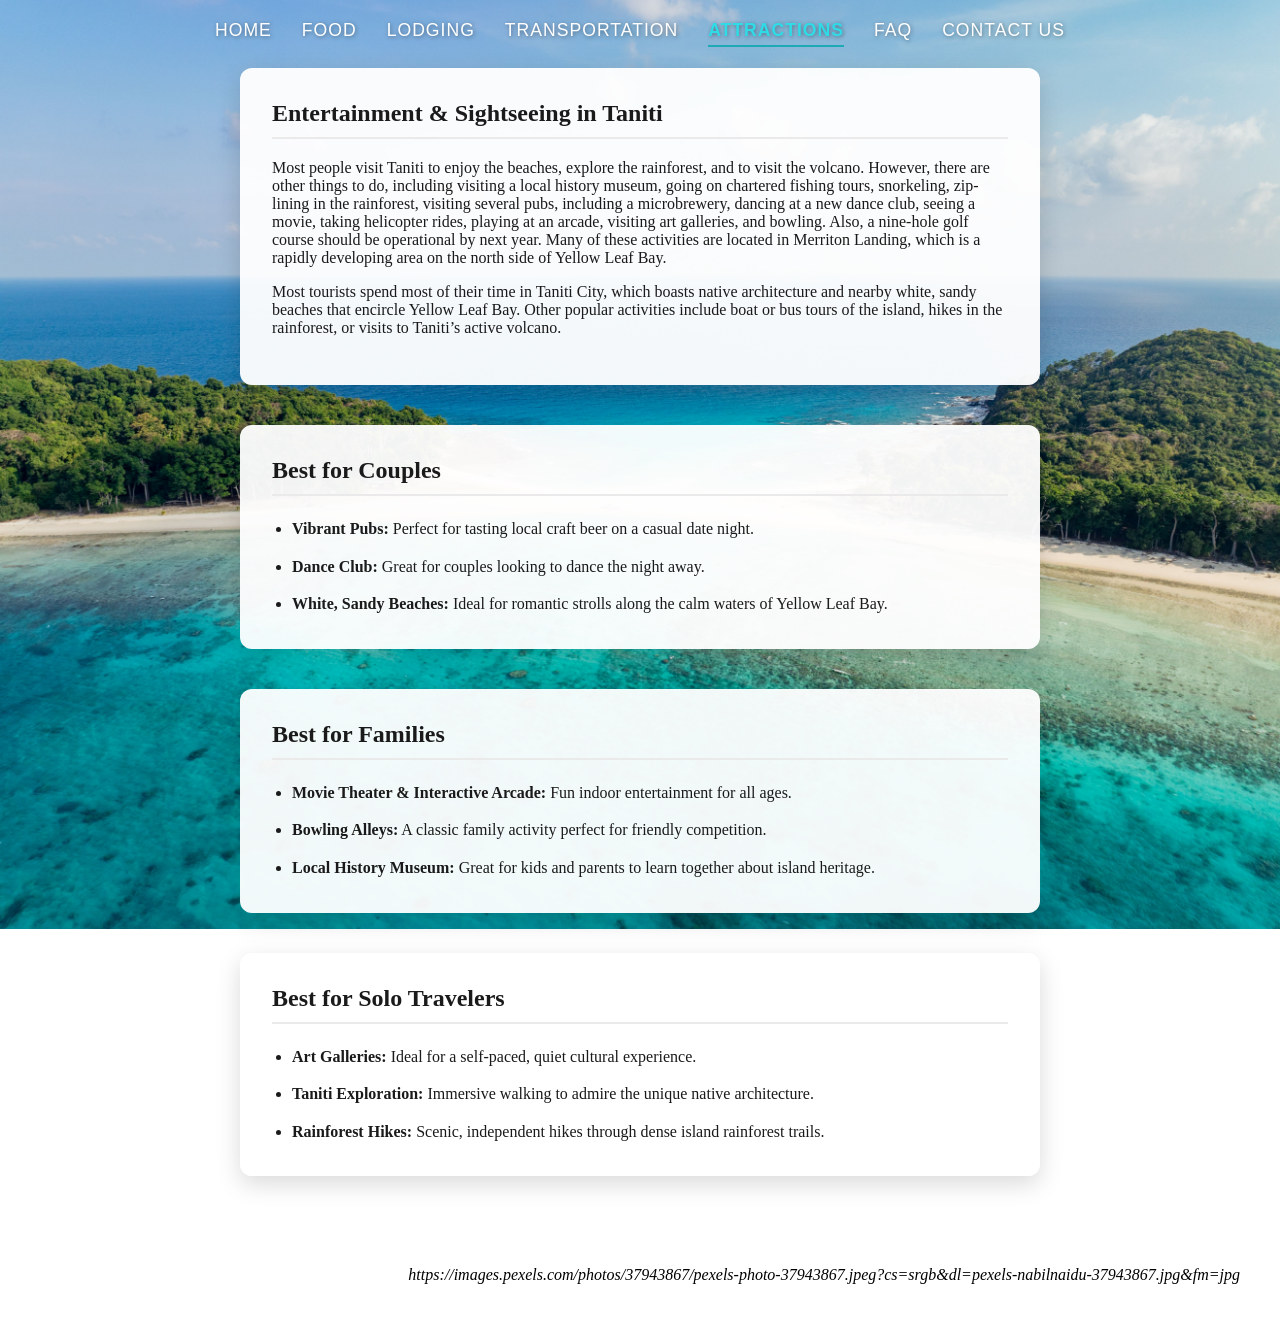
<file: attractions.html>
<!DOCTYPE html>
<html>
    <head>
        <meta charset="UTF-8">
        <title>Attractions</title>
        <link rel="stylesheet" href="stylesheet.css">
    <style>

        </style>
    </head>
    <body>
        <nav class="navbar">
            <ul class="navlinks">
                <li><a href="index.html">Home</a></li>
                <li><a href="food.html">Food</a></li>
                <li><a href="lodging.html">Lodging</a></li>
                <li><a href="transportation.html">Transportation</a></li>
                <li><a href="attractions.html" class="active">Attractions</a></li>
                <li><a href="faq.html">FAQ</a></li>
                <li><a href="contact.html">Contact Us</a></li>
            </ul>
        </nav>

        <main class="contentcontainer">
            <div class="content">
                <section class="info">
                    <h2>Entertainment & Sightseeing in Taniti</h2>
                    <p>Most people visit Taniti to enjoy the beaches, explore the rainforest, and to visit the volcano. However, there are other things to do, including visiting a local history museum, going on chartered fishing tours, snorkeling, zip-lining in the rainforest, visiting several pubs, including a microbrewery, dancing at a new dance club, seeing a movie, taking helicopter rides, playing at an arcade, visiting art galleries, and bowling. Also, a nine-hole golf course should be operational by next year. Many of these activities are located in Merriton Landing, which is a rapidly developing area on the north side of Yellow Leaf Bay. </p>
                    <p>Most tourists spend most of their time in Taniti City, which boasts native architecture and nearby white, sandy beaches that encircle Yellow Leaf Bay. Other popular activities include boat or bus tours of the island, hikes in the rainforest, or visits to Taniti’s active volcano.</p>
                </section>
                
                <section class="info">
                    <h2>Best for Couples</h2>
                    <ul class="attractionslist">
                        <li><strong>Vibrant Pubs:</strong> Perfect for tasting local craft beer on a casual date night.</li>
                        <li><strong>Dance Club:</strong> Great for couples looking to dance the night away.</li>
                        <li><strong>White, Sandy Beaches:</strong> Ideal for romantic strolls along the calm waters of Yellow Leaf Bay.</li>
                    </ul>
                </section>

                <section class="info">
                    <h2>Best for Families</h2>                    
                    <ul class="attractionslist">
                        <li><strong>Movie Theater & Interactive Arcade:</strong> Fun indoor entertainment for all ages.</li>
                        <li><strong>Bowling Alleys:</strong> A classic family activity perfect for friendly competition.</li>
                        <li><strong>Local History Museum:</strong> Great for kids and parents to learn together about island heritage.</li>
                    </ul>
                </section>

                <section class="info">
                    <h2>Best for Solo Travelers</h2>
                    <ul class="attractionslist">
                        <li><strong>Art Galleries:</strong> Ideal for a self-paced, quiet cultural experience.</li>
                        <li><strong>Taniti Exploration:</strong> Immersive walking to admire the unique native architecture.</li>
                        <li><strong>Rainforest Hikes:</strong> Scenic, independent hikes through dense island rainforest trails.</li>
                    </ul>
                </section>
            </div>
        </main>
    </body>

    <footer class="footer">
        <div class="footerinfo">
            <p class="copyright">&copy; 2026 Taniti. All rights reserved.</p>
                <ul class="footerlinks">
                    <li><a href="faq.html">FAQ</a></li>
                    <li><a href="contact.html">Contact Us</a></li>
                    <li><cite>https://images.pexels.com/photos/37943867/pexels-photo-37943867.jpeg?cs=srgb&dl=pexels-nabilnaidu-37943867.jpg&fm=jpg</cite></li>
                </ul>
        </div>
    </footer>

</html>
</file>
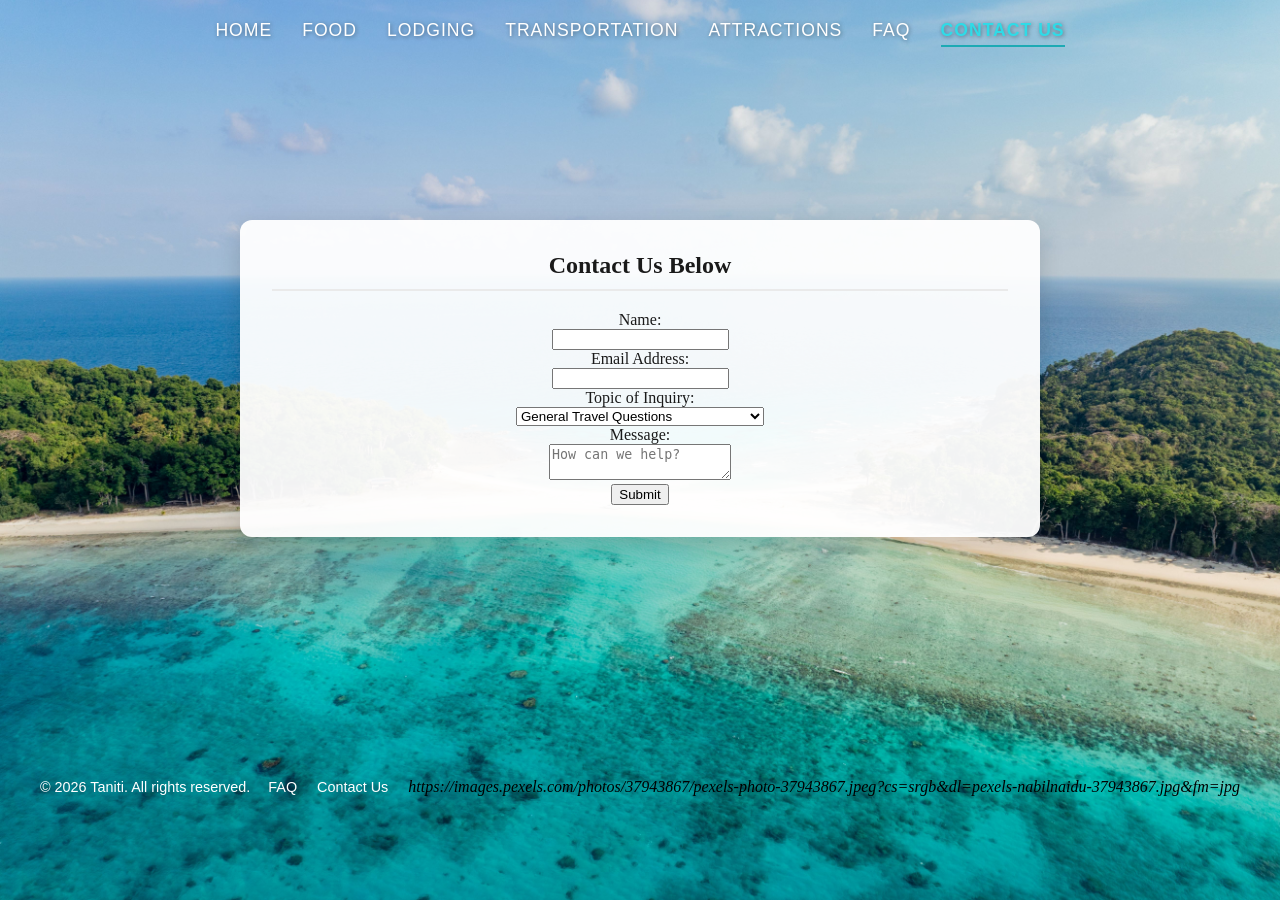
<file: contact.html>
<!DOCTYPE html>
<html>
  <head>
    <meta charset="UTF-8">
    <title>Contact Us</title>
    <link rel="stylesheet" href="stylesheet.css">
  </head>

    <nav class="navbar">
        <ul class="navlinks">
            <li><a href="index.html">Home</a></li>
            <li><a href="food.html">Food</a></li>
            <li><a href="lodging.html">Lodging</a></li>
            <li><a href="transportation.html">Transportation</a></li>
            <li><a href="attractions.html">Attractions</a></li>
            <li><a href="faq.html">FAQ</a></li>
            <li><a href="contact.html" class="active">Contact Us</a></li>
        </ul>
    </nav>
  <body>
  <main class="contentcontainer">
    <div class="content">
        <section class="info">

          <div class="form" style="text-align: center;">
            <form id="contact" method="POST">
                <h2>Contact Us Below</h2>
                <label for="name">Name:</label><br>
                <input type="text" id="name" name="name" required><br>
                <label for="email">Email Address:</label><br>
                <input type="text" id="email" name="email" required><br>
                <label for="subject">Topic of Inquiry:</label><br>
                <select id="subject" name="subject">
                  <option value="general">General Travel Questions</option>
                  <option value="lodging">Lodging & Bookings Questions</option>
                  <option value="attractions">Attractions & Entertainment Questions</option>
                  <option value="transit">Transportation Questions</option>
                </select><br>
                <label for="message">Message:</label><br>
                <textarea id="message" name="message" placeholder="How can we help?" required></textarea><br>
                <input type="submit" value="Submit">
            </form>
          </div>
        </section>
    </div>
  </main>
</body>
    <footer class="footer">
        <div class="footerinfo">
            <p class="copyright">&copy; 2026 Taniti. All rights reserved.</p>
                <ul class="footerlinks">
                    <li><a href="faq.html">FAQ</a></li>
                    <li><a href="contact.html">Contact Us</a></li>
                    <li><cite>https://images.pexels.com/photos/37943867/pexels-photo-37943867.jpeg?cs=srgb&dl=pexels-nabilnaidu-37943867.jpg&fm=jpg</cite></li>
                </ul>
        </div>
    </footer>

</html>
</file>
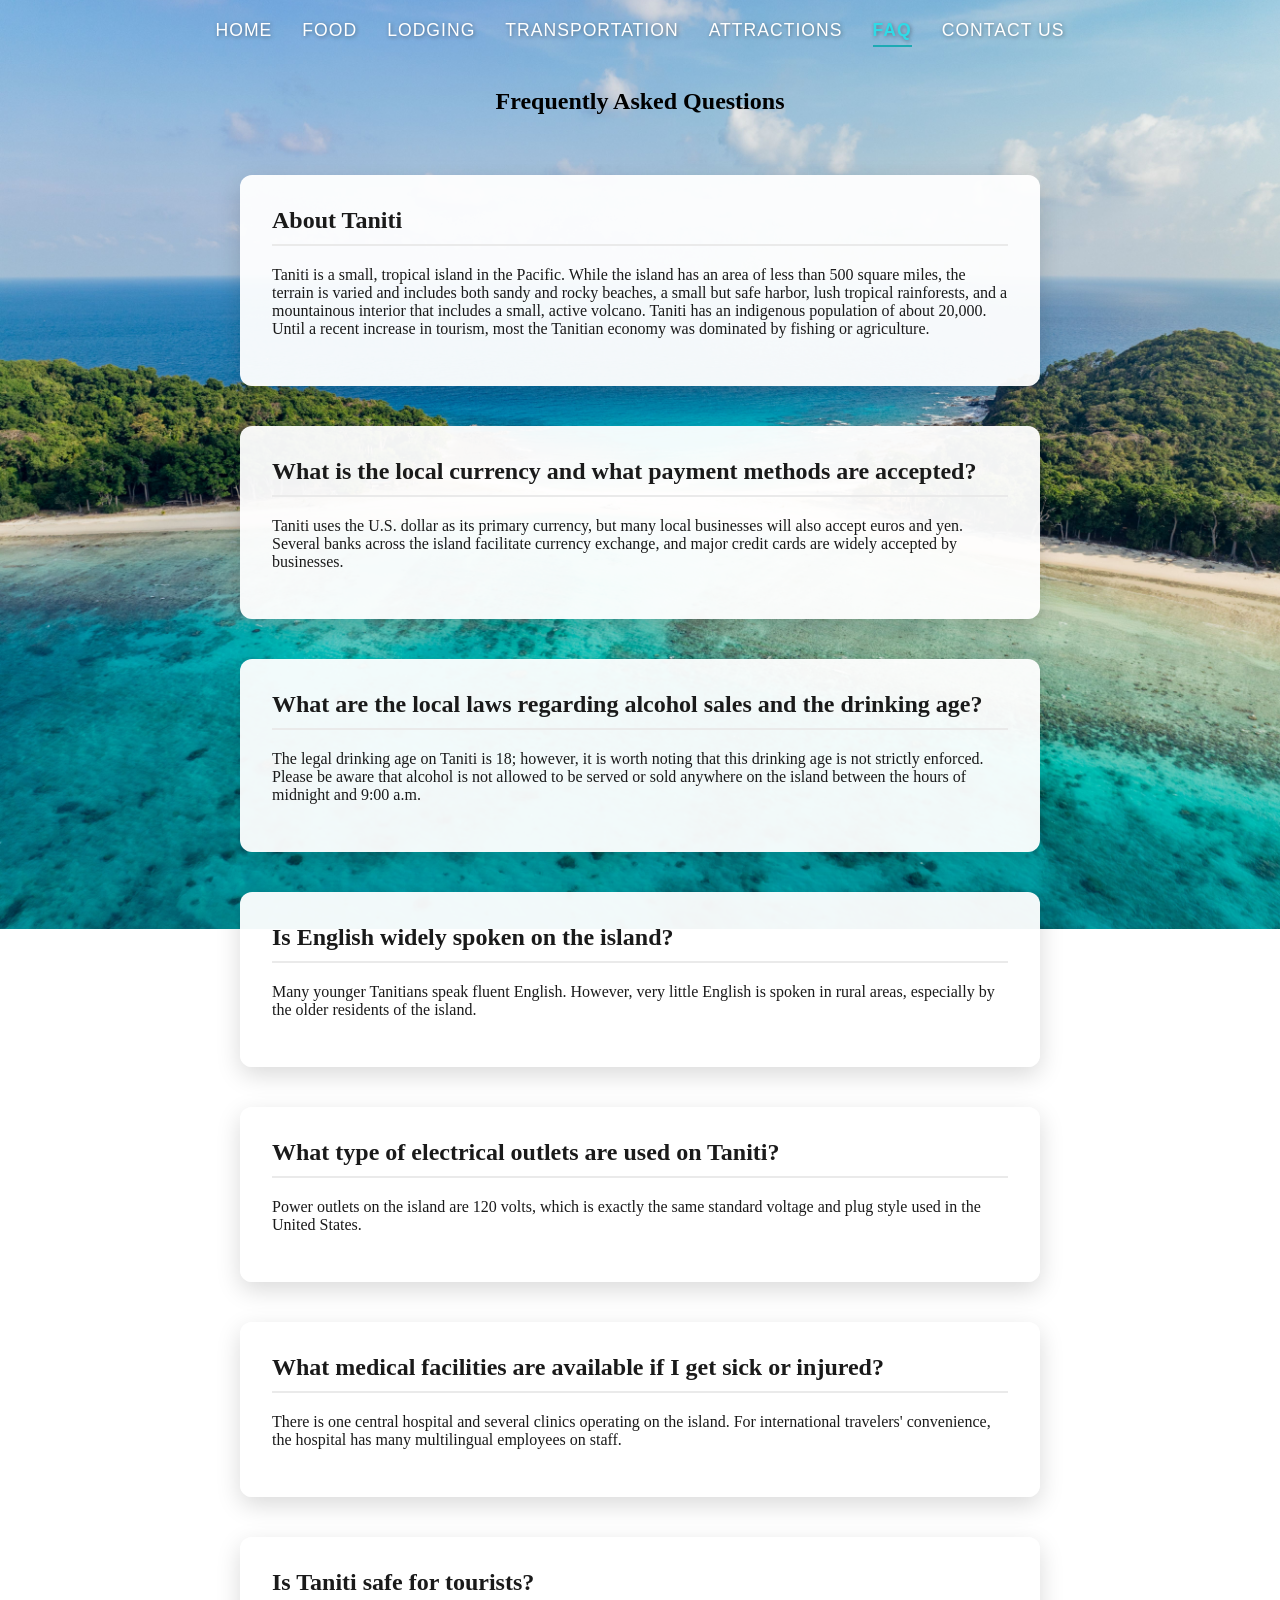
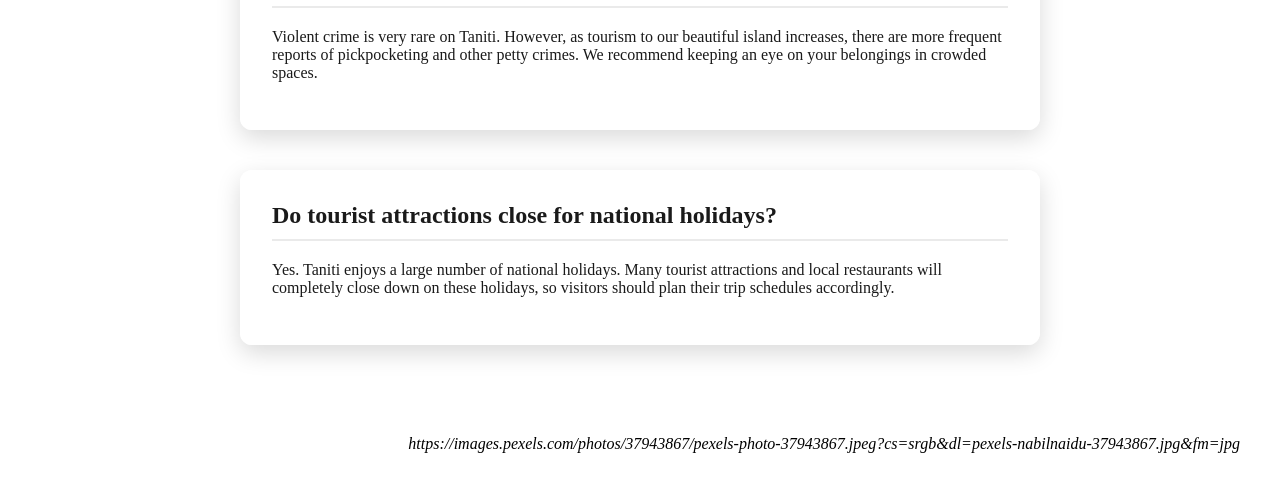
<file: faq.html>
<!DOCTYPE html>
<html>
  <head>
    <meta charset="UTF-8">
    <title>Frequently Asked Questions</title>
    <link rel="stylesheet" href="stylesheet.css">
  </head>
  <body>

    <nav class="navbar">
        <ul class="navlinks">
            <li><a href="index.html">Home</a></li>
            <li><a href="food.html">Food</a></li>
            <li><a href="lodging.html">Lodging</a></li>
            <li><a href="transportation.html">Transportation</a></li>
            <li><a href="attractions.html">Attractions</a></li>
            <li><a href="faq.html" class="active">FAQ</a></li>
            <li><a href="contact.html">Contact Us</a></li>
        </ul>
    </nav>

    <main class="contentcontainer">
      <div class="content">
        <div class="faq" style="text-align: center;">
          <h2>Frequently Asked Questions</h2>
        </div>
        <section class="info">
        <h2>About Taniti</h2>  
        <p>Taniti is a small, tropical island in the Pacific. While the island has an area of less than 500 square miles, the terrain is varied and includes both sandy and rocky beaches, a small but safe harbor, lush tropical rainforests, and a mountainous interior that includes a small, active volcano. Taniti has an indigenous population of about 20,000. Until a recent increase in tourism, most the Tanitian economy was dominated by fishing or agriculture.</p>
        </section>
        <section class="info">
          <h2>What is the local currency and what payment methods are accepted?</h2>
          <p>Taniti uses the U.S. dollar as its primary currency, but many local businesses will also accept euros and yen. Several banks across the island facilitate currency exchange, and major credit cards are widely accepted by businesses.</p>
        </section>

        <section class="info">
          <h2>What are the local laws regarding alcohol sales and the drinking age?</h2>
          <p>The legal drinking age on Taniti is 18; however, it is worth noting that this drinking age is not strictly enforced. Please be aware that alcohol is not allowed to be served or sold anywhere on the island between the hours of midnight and 9:00 a.m.</p>
        </section>

        <section class="info">
          <h2>Is English widely spoken on the island?</h2>
          <p>Many younger Tanitians speak fluent English. However, very little English is spoken in rural areas, especially by the older residents of the island.</p>
        </section>

        <section class="info">
          <h2>What type of electrical outlets are used on Taniti?</h2>
          <p>Power outlets on the island are 120 volts, which is exactly the same standard voltage and plug style used in the United States.</p>
        </section>

        <section class="info">
          <h2>What medical facilities are available if I get sick or injured?</h2>
          <p>There is one central hospital and several clinics operating on the island. For international travelers' convenience, the hospital has many multilingual employees on staff.</p>
        </section>

        <section class="info">
          <h2>Is Taniti safe for tourists?</h2>
          <p>Violent crime is very rare on Taniti. However, as tourism to our beautiful island increases, there are more frequent reports of pickpocketing and other petty crimes. We recommend keeping an eye on your belongings in crowded spaces.</p>
        </section>
        <section class="info">
          <h2>Do tourist attractions close for national holidays?</h2>
          <p>Yes. Taniti enjoys a large number of national holidays. Many tourist attractions and local restaurants will completely close down on these holidays, so visitors should plan their trip schedules accordingly.</p>
        </section>
      </div>
    </main>
  </body>

    <footer class="footer">
        <div class="footerinfo">
            <p class="copyright">&copy; 2026 Taniti. All rights reserved.</p>
                <ul class="footerlinks">
                    <li><a href="faq.html">FAQ</a></li>
                    <li><a href="contact.html">Contact Us</a></li>
                    <li><cite>https://images.pexels.com/photos/37943867/pexels-photo-37943867.jpeg?cs=srgb&dl=pexels-nabilnaidu-37943867.jpg&fm=jpg</cite></li>
                </ul>
        </div>
    </footer>

</html>
</file>
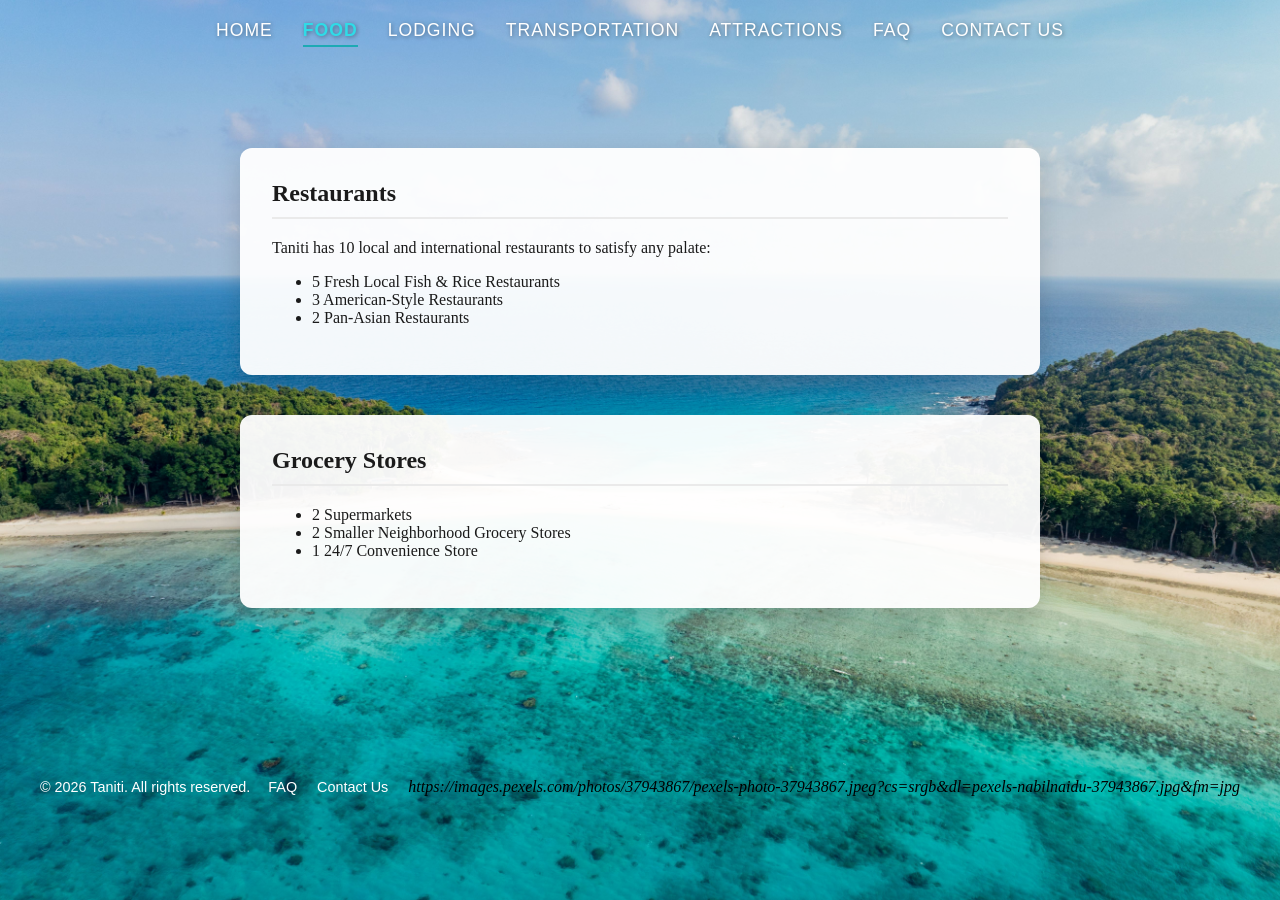
<file: food.html>
<!DOCTYPE html>
<html>

  <head>
    <meta charset="UTF-8">
    <title>Food</title>
    <link rel="stylesheet" href="stylesheet.css">
  </head>

  <body>
    <nav class="navbar">
        <ul class="navlinks">
            <li><a href="index.html">Home</a></li>
            <li><a href="food.html" class="active">Food</a></li>
            <li><a href="lodging.html">Lodging</a></li>
            <li><a href="transportation.html">Transportation</a></li>
            <li><a href="attractions.html">Attractions</a></li>
            <li><a href="faq.html">FAQ</a></li>
            <li><a href="contact.html">Contact Us</a></li>
        </ul>
    </nav>

  <main class="contentcontainer" id="food">
    <div class="content">
      <section class="info">
        <h2>Restaurants</h2>
        <p>Taniti has 10 local and international restaurants to satisfy any palate:</p>
        <ul class="foodlist">
          <li>5 Fresh Local Fish & Rice Restaurants</li>
          <li>3 American-Style Restaurants</li>
          <li>2 Pan-Asian Restaurants</li>
        </ul>
      </section>

      <section class="info">
        <h2>Grocery Stores</h2>
        <ul class="storelist">
          <li>2 Supermarkets</li>
          <li>2 Smaller Neighborhood Grocery Stores</li>
          <li>1 24/7 Convenience Store</li>
        </ul>
      </section>
    </div>
  </main>

    <footer class="footer">
        <div class="footerinfo">
            <p class="copyright">&copy; 2026 Taniti. All rights reserved.</p>
                <ul class="footerlinks">
                    <li><a href="faq.html">FAQ</a></li>
                    <li><a href="contact.html">Contact Us</a></li>
                    <li><cite>https://images.pexels.com/photos/37943867/pexels-photo-37943867.jpeg?cs=srgb&dl=pexels-nabilnaidu-37943867.jpg&fm=jpg</cite></li>
                </ul>
        </div>
    </footer>

</html>
</file>
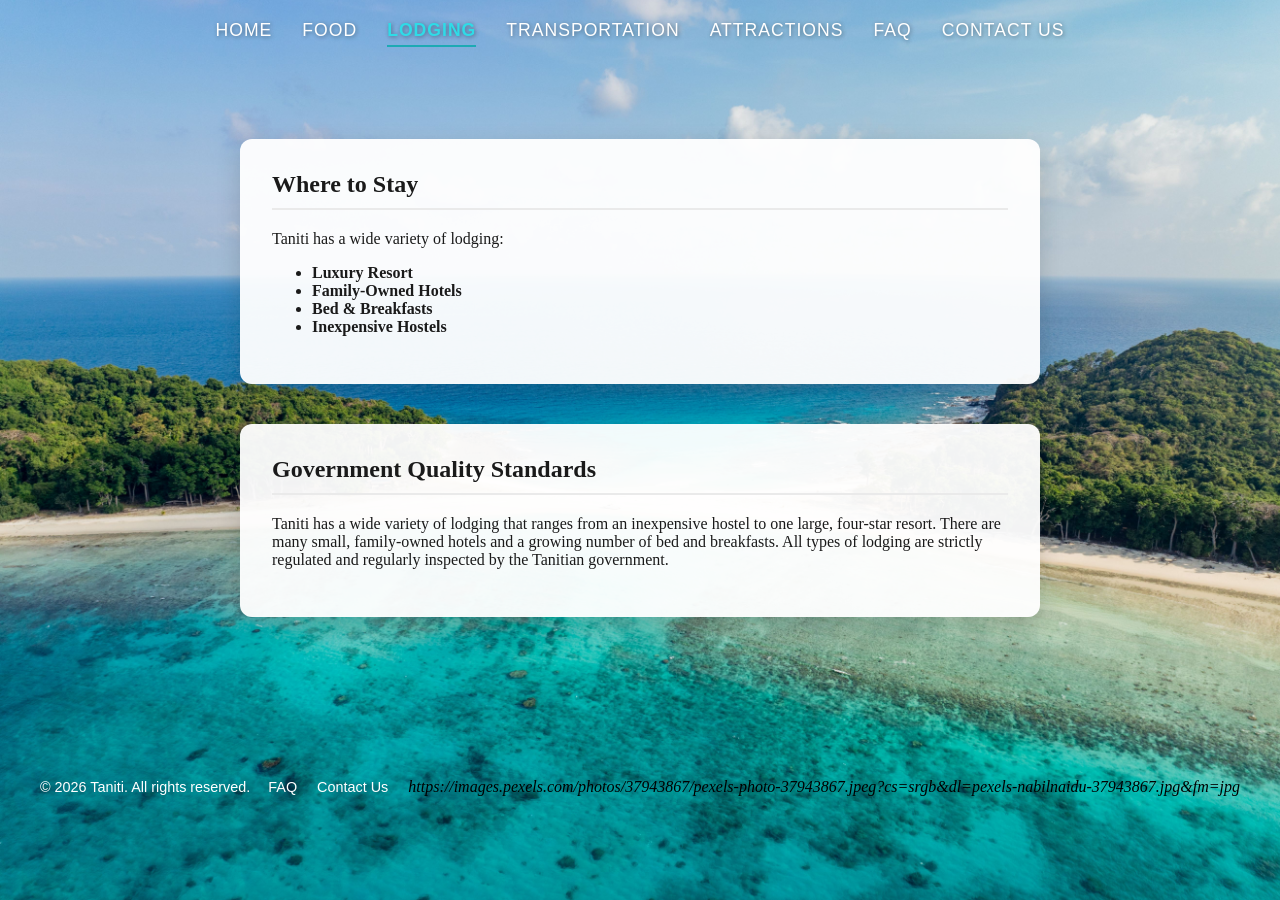
<file: lodging.html>
<!DOCTYPE html>
<html>
  <head>
    <meta charset="UTF-8">
    <title>Lodging</title>
    <link rel="stylesheet" href="stylesheet.css">
  </head>

    <nav class="navbar">
        <ul class="navlinks">
            <li><a href="index.html">Home</a></li>
            <li><a href="food.html">Food</a></li>
            <li><a href="lodging.html" class="active">Lodging</a></li>
            <li><a href="transportation.html">Transportation</a></li>
            <li><a href="attractions.html">Attractions</a></li>
            <li><a href="faq.html">FAQ</a></li>
            <li><a href="contact.html">Contact Us</a></li>
        </ul>
    </nav>

  <body>
    <main class="contentcontainer">
      <div class="content">
        <section class="info">
          <h2>Where to Stay</h2>
          <p>Taniti has a wide variety of lodging:</p>
          <ul class="lodginglist">
            <li>
              <strong>Luxury Resort</strong>
            </li>
            <li>
              <strong>Family-Owned Hotels</strong>
            </li>
            <li>
              <strong>Bed & Breakfasts</strong>
            </li>
            <li>
              <strong>Inexpensive Hostels</strong>
            </li>
          </ul>
        </section>

        <section class="info">
          <h2>Government Quality Standards</h2>
          <p>Taniti has a wide variety of lodging that ranges from an inexpensive hostel to one large, four-star resort. There are many small, family-owned hotels and a growing number of bed and breakfasts. All types of lodging are strictly regulated and regularly inspected by the Tanitian government.</p>
        </section>
      </div>
    </main>
  </body>

  <footer class="footer">
    <div class="footerinfo">
      <p class="copyright">&copy; 2026 Taniti. All rights reserved.</p>
      <ul class="footerlinks">
        <li><a href="faq.html">FAQ</a></li>
        <li><a href="contact.html">Contact Us</a></li>
        <li><cite>https://images.pexels.com/photos/37943867/pexels-photo-37943867.jpeg?cs=srgb&dl=pexels-nabilnaidu-37943867.jpg&fm=jpg</cite></li>
      </ul>            

    </div>
  </footer>

</html>
</file>
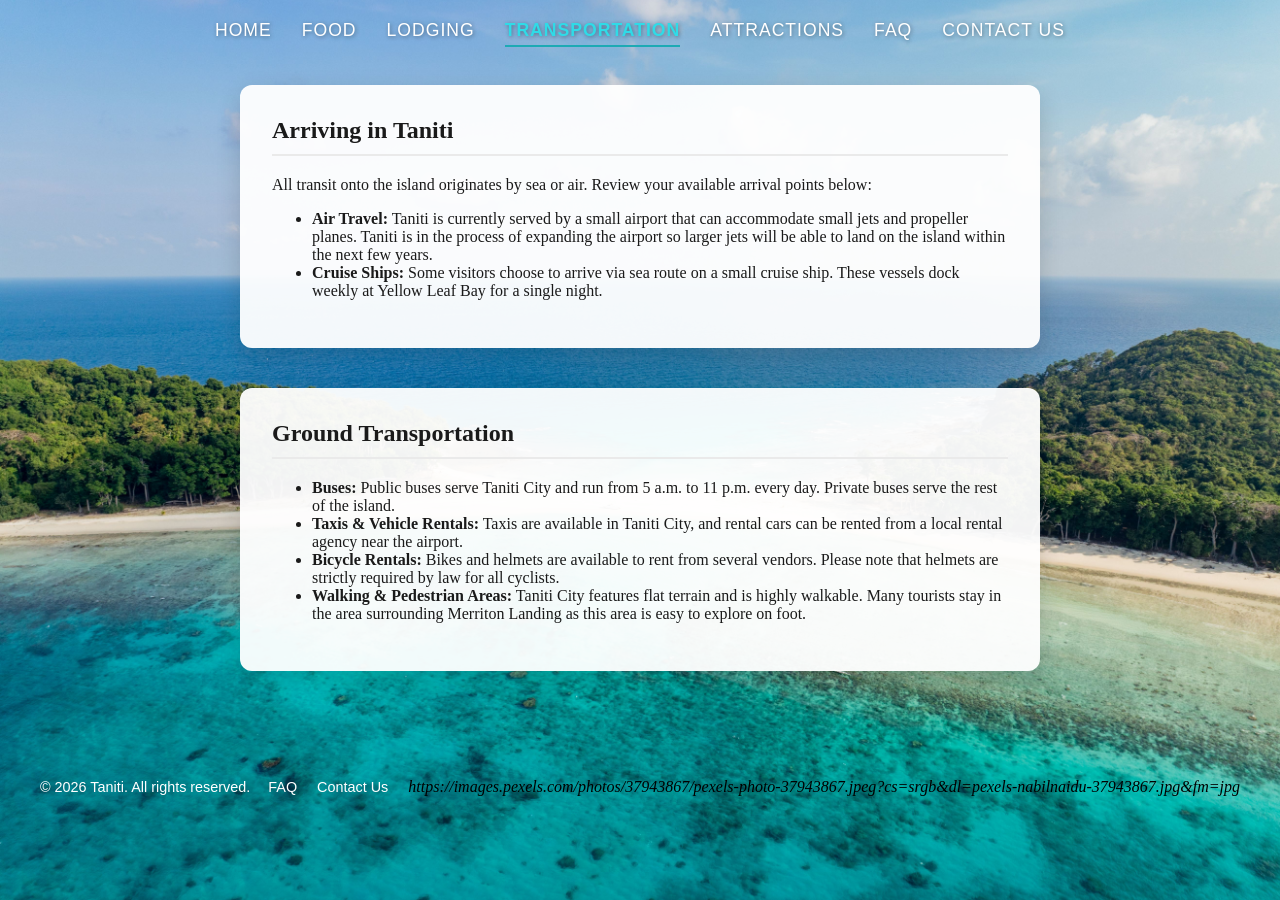
<file: transportation.html>
<!DOCTYPE html>
<html>
  <head>
    <meta charset="UTF-8">
    <title>Transportation</title>
    <link rel="stylesheet" href="stylesheet.css">

  </head>
  <body>
    <nav class="navbar">
        <ul class="navlinks">
            <li><a href="index.html">Home</a></li>
            <li><a href="food.html">Food</a></li>
            <li><a href="lodging.html">Lodging</a></li>
            <li><a href="transportation.html" class="active">Transportation</a></li>
            <li><a href="attractions.html">Attractions</a></li>
            <li><a href="faq.html">FAQ</a></li>
            <li><a href="contact.html">Contact Us</a></li>
        </ul>
    </nav>

    <main class="contentcontainer">
      <div class="content">
        <section class="info">
          <h2>Arriving in Taniti</h2>
          <p>All transit onto the island originates by sea or air. Review your available arrival points below:</p>
          <ul class="transportlist">
            <li>
              <strong>Air Travel:</strong>
              Taniti is currently served by a small airport that can accommodate small jets and propeller planes. Taniti is in the process of expanding the airport so larger jets will be able to land on the island within the next few years. 
            </li>
            <li>
              <strong>Cruise Ships:</strong>
              Some visitors choose to arrive via sea route on a small cruise ship. These vessels dock weekly at Yellow Leaf Bay for a single night.
            </li>
          </ul>
        </section>

        <section class="info">
          <h2>Ground Transportation</h2>
          <ul class="transportlist">
            <li>
              <strong>Buses:</strong>
              Public buses serve Taniti City and run from 5 a.m. to 11 p.m. every day. Private buses serve the rest of the island. 
            </li>
            <li>
              <strong>Taxis & Vehicle Rentals:</strong>
              Taxis are available in Taniti City, and rental cars can be rented from a local rental agency near the airport.
            </li>
            <li>
              <strong>Bicycle Rentals:</strong>
              Bikes and helmets are available to rent from several vendors.  Please note that helmets are strictly required by law for all cyclists.
            </li>
            <li>
              <strong>Walking & Pedestrian Areas:</strong>
              Taniti City features flat terrain and is highly walkable. Many tourists stay in the area surrounding Merriton Landing as this area is easy to explore on foot.
            </li>
          </ul>
        </section>
      </div>
    </main>
  </body>

    <footer class="footer">
        <div class="footerinfo">
            <p class="copyright">&copy; 2026 Taniti. All rights reserved.</p>
                <ul class="footerlinks">
                    <li><a href="faq.html">FAQ</a></li>
                    <li><a href="contact.html">Contact Us</a></li>
                    <li><cite>https://images.pexels.com/photos/37943867/pexels-photo-37943867.jpeg?cs=srgb&dl=pexels-nabilnaidu-37943867.jpg&fm=jpg</cite></li>
                </ul>
        </div>
    </footer>

</html>
</file>
<file: stylesheet.css>
body {
    background-image: url('background.jpg');
    background-repeat: no-repeat;
    background-size: cover;
    background-position: center;
    background-attachment: fixed;
}

.navbar {
  position: absolute; 
  top: 0;
  left: 0;
  width: 100%;
  padding: 20px 0;
  z-index: 10; 
  display: flex;
  justify-content: center; 
}

.navlinks {
  list-style: none; 
  margin: 0;
  padding: 0;
  display: flex;
  gap: 30px; 
}

.navlinks a {
  text-decoration: none; 
  color: #ffffff; 
  font-family: 'Helvetica Neue', sans-serif;
  font-size: 1.1rem;
  font-weight: 500;
  text-transform: uppercase;
  letter-spacing: 1px;
  text-shadow: 1px 1px 4px rgba(0, 0, 0, 0.4); 
  transition: color 0.3s ease, border-bottom 0.3s ease;
  padding-bottom: 5px;
  border-bottom: 2px solid transparent; 
}

.navlinks a:hover {
  color: #2fdbe7; 
  border-bottom: 2px solid #1daab4; 
}

.navlinks a.active {
  font-weight: bold;
  color: #2fdbe7; 
  border-bottom: 2px solid #1daab4; 
  pointer-events: none;
}

.centertitle {
  min-height: 100vh;
  width: 100%;
  margin: 0;
  display: flex;
  justify-content: center;
  align-items: center; 
}

.title {
  display: flex;
  flex-direction: column; 
  font-family: 'Helvetica Neue', sans-serif; 
  text-transform: uppercase;
  color: #ffffff; 
  text-shadow: 2px 2px 8px rgba(0, 0, 0, 0.6); 
  margin: 0;
}

.discover {
  font-size: 3rem; 
  font-weight: 300; 
  position: relative;
  top: 10px;       
  left: -40px;      
  z-index: 2;
}

.taniti {
  font-size: 6rem;   
  font-weight: 900;  
  letter-spacing: 2px;
  line-height: 0.9;  
  text-align: center;
}

.footer {
  width: 100%;
  padding: 30px 0;
}

.footerinfo {
  max-width: 1200px; 
  margin: 0 auto; 
  padding: 0 20px; 
  
  display: flex;
  justify-content: space-between;
  align-items: center;
}

.copyright {
  color: #ffffff;
  font-family: 'Helvetica Neue', sans-serif;
  font-size: 0.9rem;
  margin: 0;
}

.footerlinks {
  list-style: none; 
  margin: 0;
  padding: 0;
  display: flex;
  gap: 20px; 
}

.footerlinks a {
  text-decoration: none;
  color: #ffffff;
  font-family: 'Helvetica Neue', sans-serif;
  font-size: 0.9rem;
  transition: color 0.2s ease;
}

.footerlinks a:hover {
  color: #000000; 
}

.contentcontainer {
  display: flex;
  justify-content: center;
  align-items: center;
  min-height: calc(100vh - 160px); 
  padding: 60px 20px; 
  box-sizing: border-box;
}

.content {
  display: flex;
  flex-direction: column;
  gap: 40px;
  width: 100%;
  max-width: 800px;
}

.info {
  background-color: rgba(255, 255, 255, 0.95);
  padding: 32px;
  border-radius: 12px;
  box-shadow: 0 8px 24px rgba(0, 0, 0, 0.15);
  color: #1a1a1a;
}

.info h2 {
  margin-top: 0;
  margin-bottom: 20px;
  border-bottom: 2px solid #eaeaea;
  padding-bottom: 10px;
}

.attractionslist {
  padding-left: 20px;
  margin: 0;
}

.attractionslist li {
  margin-bottom: 12px;
  line-height: 1.6;
}

.attractionslist li:last-child {
  margin-bottom: 0;
}
</file>
